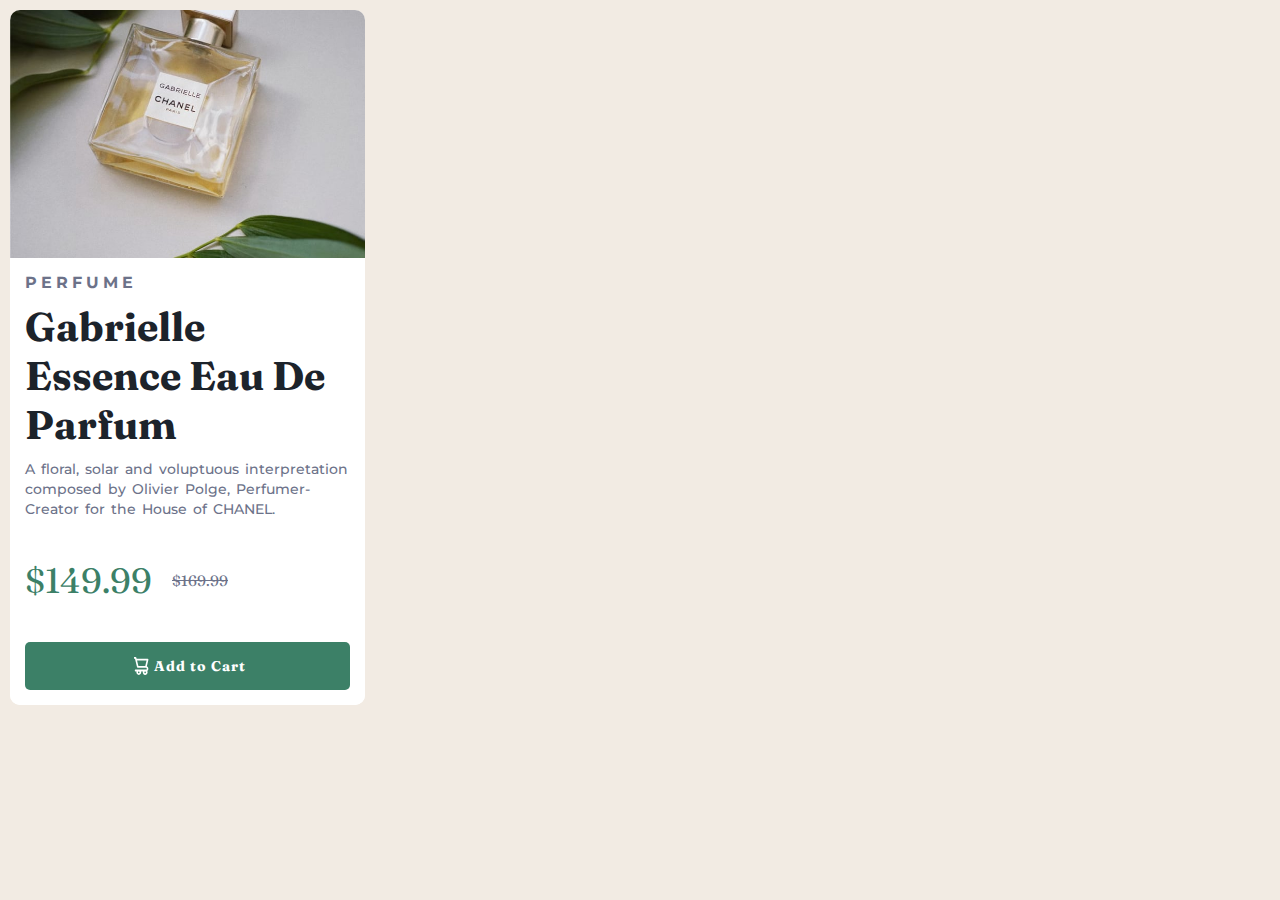
<file: index.html>
<!DOCTYPE html>
<html lang="en">
<head>
  <meta charset="UTF-8">
  <meta name="viewport" content="width=device-width, initial-scale=1.0"> <!-- displays site properly based on user's device -->
  <link rel="stylesheet" href="styles.css">
  <link rel="icon" type="image/png" sizes="32x32" href="./images/favicon-32x32.png">
  <!-- Font monserrat -->
  <link rel="preconnect" href="https://fonts.googleapis.com">
  <link rel="preconnect" href="https://fonts.gstatic.com" crossorigin>
  <link href="https://fonts.googleapis.com/css2?family=Montserrat:wght@500;700&display=swap" rel="stylesheet">

  <!-- Font fraunces -->
  <link rel="preconnect" href="https://fonts.googleapis.com">
  <link rel="preconnect" href="https://fonts.gstatic.com" crossorigin>
  <link href="https://fonts.googleapis.com/css2?family=Fraunces:opsz,wght@9..144,700&display=swap" rel="stylesheet">

  <title>Frontend Mentor | Product preview card component</title>

</head>
<body>
  <article class="flex-container main product">

    <img src="./images/image-product-mobile.jpg" class="img-product">
    
    <div class="content flex-container main">
      <p class="type-article FontFamilyMontserrat700">PERFUME</p>
      <h1 class="tittle FontFamilyFraunces700">Gabrielle Essence Eau De Parfum</h1>

      <p class="paragraph-text FontFamilyMontserrat500">
        A floral, solar and voluptuous interpretation composed by Olivier Polge, 
        Perfumer-Creator for the House of CHANEL.
      </p>

      <div class="price-main flex-container">
        <p class="price-new">$149.99</p>
        <p class="price-old">$169.99</p>
      </div>
      <div class="boton flex-container" target="_blank">
        <img src="./images/icon-cart.svg" class="cart-img">
        <a href="#" class="boton-link">Add to Cart</a>
      </div>
    </div>
  </article>
  
</body>
</html>
</file>
<file: styles.css>
:root{
    /*COLORES*/
    /*### Primary*/
    --Darkcyan: hsl(158, 36%, 37%);
    --Cream: hsl(30, 38%, 92%);

    /*### Neutral*/
    --VeryDarkBlue: hsl(212, 21%, 14%);
    --DarkGrayishBlue: hsl(228, 12%, 48%);
    --White: hsl(0, 0%, 100%);
    /*Tamaño de fuente*/
    --FontSizeParagraph: 14px;
    --border-radius: 10px

}

*{
    font-family: 'Fraunces', 'Montserrat';
    box-sizing: border-box;
    margin: 0px;
}

.attribution { font-size: 11px; text-align: center; }
.attribution a { color: hsl(228, 45%, 44%); }


/* texts */
.type-article{
    color: var(--DarkGrayishBlue);
    word-spacing: 7px;
    letter-spacing: 4px;

    font-family: 'Montserrat';
    font-weight: 700;
}


.main{
    border-radius: var(--border-radius);

    width: 355px;
    background-color: var(--White);

    flex-direction: column;
    flex-wrap: nowrap;
}

.product{
    margin: 10px;
}

.tittle{
    color: var(--VeryDarkBlue);
    font-size: 40px;
    margin-top: 10px;
    margin-bottom: 10px;

    font-family: 'Fraunces';
    font-weight: 700;
}
.paragraph-text{
    word-spacing: 2px;
    line-height: 20px;
    font-size: var(--FontSizeParagraph);
    color: var(--DarkGrayishBlue);
    font-family: 'Montserrat';
    font-weight: 500;

}


body{
    background-color: var(--Cream);
}

.flex-container{
    display: flex;
}



.img-product{
    border-top-left-radius: var(--border-radius);
    border-top-right-radius: var(--border-radius);
    width: 100%;
}

.content{
    justify-content: flex-start;
    padding: 15px;

}

.price-main{
    align-items: center;
    margin-top: 40px;
    margin-bottom: 40px;
}

.price-new{
    color: var(--Darkcyan);
    font-size: 35px;
}

.price-old{
    margin-left: 20px;
    text-decoration:line-through;
    color: var(--DarkGrayishBlue);
    font-size: 15px;
}



.boton{
    font-size: var(--FontSizeParagraph);
    letter-spacing: 1px;
    font-weight: bold;
    justify-content: center;
    align-content: center;
    color: var(--White);

    background-color: var(--Darkcyan);

    border-radius: 5px;

    padding: 15px;
}
.cart-img{
    margin: 0px 5px;
}
.boton-link{
    font-weight: bold;
    color: var(--White);
    text-decoration: none;
}
.boton-link:hover{
    text-decoration: none;
}
.boton-link:visited{
    text-decoration: none;
}
</file>
